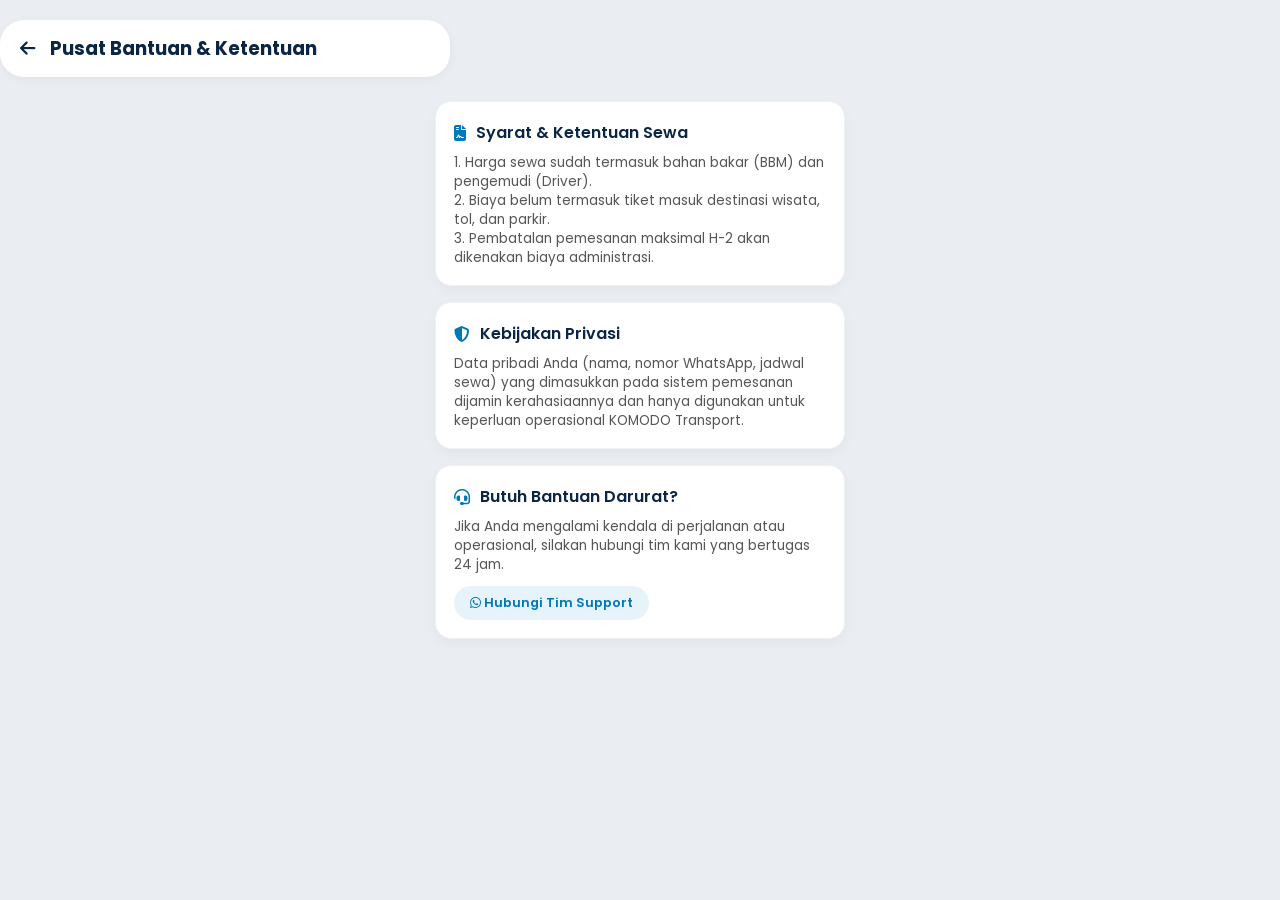
<file: bantuan.html>
<!DOCTYPE html>
<html lang="id">
<head>
    <meta charset="UTF-8">
    <meta name="viewport" content="width=device-width, initial-scale=1.0">
    <title>Pusat Bantuan - KOMODO Transport</title>
    <link rel="stylesheet" href="style.css">
    <link href="https://fonts.googleapis.com/css2?family=Poppins:wght@300;400;500;600;700&display=swap" rel="stylesheet">
    <link rel="stylesheet" href="https://cdnjs.cloudflare.com/ajax/libs/font-awesome/6.4.0/css/all.min.css">

    <style>
        /* Gaya Tampilan Pusat Bantuan (App-Like Style) */
        .back-header {
            display: flex;
            align-items: center;
            gap: 15px;
            padding: 15px 20px;
            background: #fff;
            position: sticky;
            top: 0;
            z-index: 900;
            box-shadow: 0 2px 10px rgba(0,0,0,0.05);
        }

        .back-header a {
            font-size: 1.1rem;
            color: #0b2545;
        }

        .back-header h1 {
            font-size: 1.15rem;
            font-weight: 700;
            color: #0b2545;
        }

        .page-container {
            max-width: 600px;
            margin: 0 auto;
            padding: 24px 20px;
            display: flex;
            flex-direction: column;
            gap: 16px;
        }

        .help-card {
            background: #ffffff;
            border-radius: 16px;
            padding: 18px;
            box-shadow: 0 4px 12px rgba(0,0,0,0.04);
            border: 1px solid #edf2f7;
        }

        .help-card h3 {
            font-size: 1rem;
            font-weight: 600;
            color: #0b2545;
            display: flex;
            align-items: center;
            gap: 10px;
            margin-bottom: 8px;
        }

        .help-card h3 i {
            color: #0077b6;
        }

        .help-card p {
            font-size: 0.85rem;
            color: #555;
            line-height: 1.4;
        }

        .help-contact-btn {
            display: inline-block;
            margin-top: 12px;
            background-color: #e6f3fa;
            color: #0077b6;
            padding: 8px 16px;
            border-radius: 20px;
            font-size: 0.8rem;
            font-weight: 600;
        }

        @media (min-width: 768px) {
            .back-header, .page-container {
                max-width: 450px !important;
                border-radius: 24px;
            }
            .back-header {
                margin-top: 20px;
            }
        }
    </style>
</head>
<body>

    <header class="back-header">
        <a href="index.html"><i class="fa-solid fa-arrow-left"></i></a>
        <h1>Pusat Bantuan & Ketentuan</h1>
    </header>

    <main class="page-container">
        
        <div class="help-card">
            <h3><i class="fa-solid fa-file-contract"></i> Syarat & Ketentuan Sewa</h3>
            <p>1. Harga sewa sudah termasuk bahan bakar (BBM) dan pengemudi (Driver).</p>
            <p>2. Biaya belum termasuk tiket masuk destinasi wisata, tol, dan parkir.</p>
            <p>3. Pembatalan pemesanan maksimal H-2 akan dikenakan biaya administrasi.</p>
        </div>

        <div class="help-card">
            <h3><i class="fa-solid fa-shield-halved"></i> Kebijakan Privasi</h3>
            <p>Data pribadi Anda (nama, nomor WhatsApp, jadwal sewa) yang dimasukkan pada sistem pemesanan dijamin kerahasiaannya dan hanya digunakan untuk keperluan operasional KOMODO Transport.</p>
        </div>

        <div class="help-card">
            <h3><i class="fa-solid fa-headset"></i> Butuh Bantuan Darurat?</h3>
            <p>Jika Anda mengalami kendala di perjalanan atau operasional, silakan hubungi tim kami yang bertugas 24 jam.</p>
            <a href="https://wa.me/6281234567890" target="_blank" class="help-contact-btn"><i class="fa-brands fa-whatsapp"></i> Hubungi Tim Support</a>
        </div>

    </main>

</body>
</html>
</file>
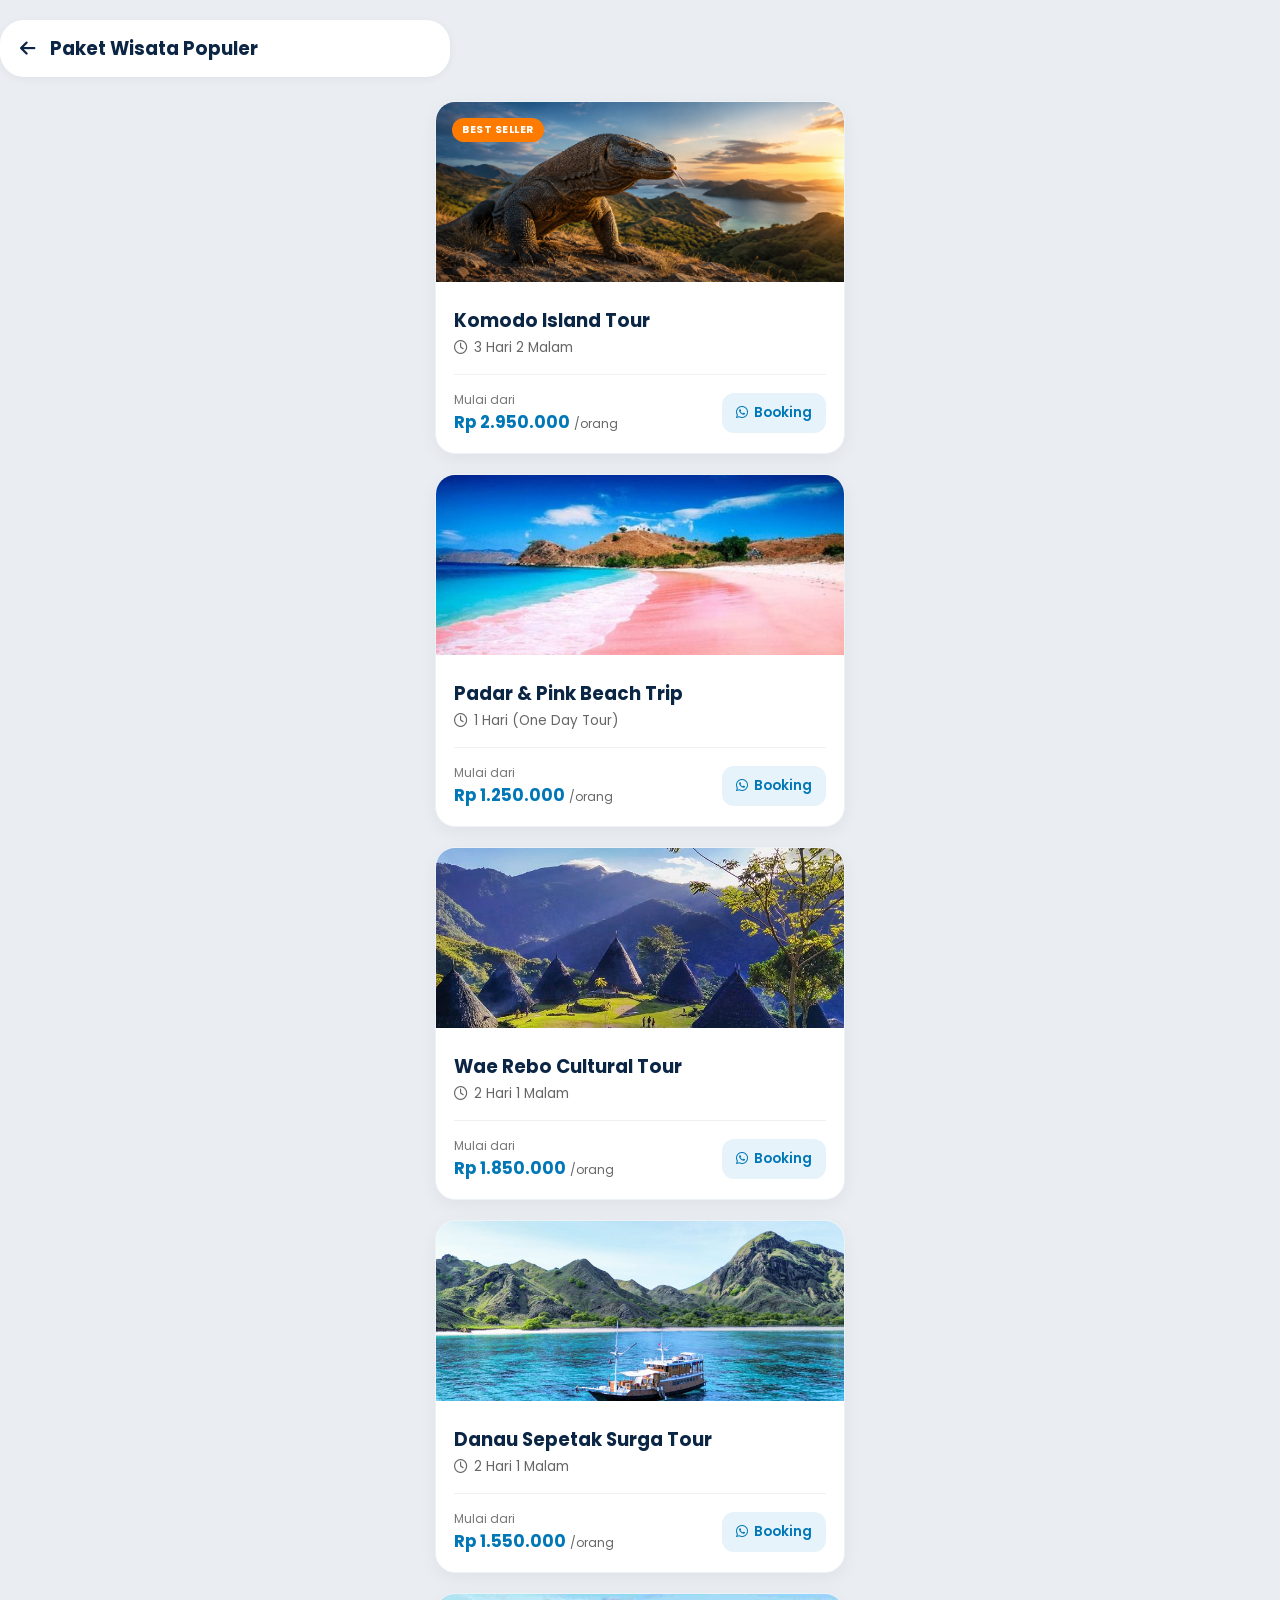
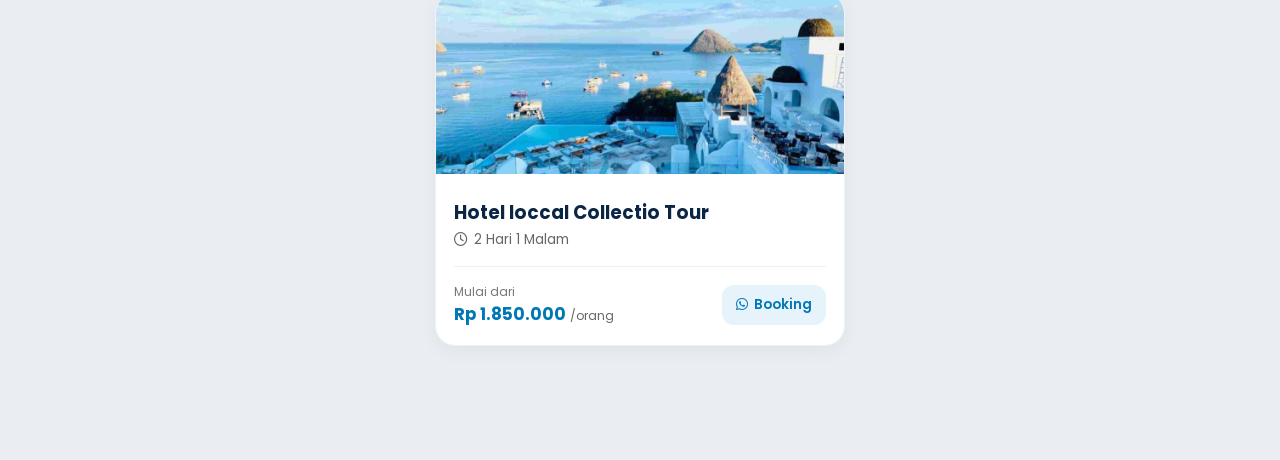
<file: semua-paket.html>
<!DOCTYPE html>
<html lang="id">
<head>
    <meta charset="UTF-8">
    <meta name="viewport" content="width=device-width, initial-scale=1.0">
    <title>Paket Wisata Populer - KOMODO Transport</title>
    <link rel="stylesheet" href="style.css">
    <link href="https://fonts.googleapis.com/css2?family=Poppins:wght@300;400;500;600;700&display=swap" rel="stylesheet">
    <link rel="stylesheet" href="https://cdnjs.cloudflare.com/ajax/libs/font-awesome/6.4.0/css/all.min.css">

    <style>
        /* Gaya khusus untuk halaman Paket Wisata */
        .back-header {
            display: flex;
            align-items: center;
            gap: 15px;
            padding: 15px 20px;
            background: #fff;
            position: sticky;
            top: 0;
            z-index: 900;
            box-shadow: 0 2px 10px rgba(0,0,0,0.05);
        }

        .back-header a {
            font-size: 1.1rem;
            color: #0b2545;
        }

        .back-header h1 {
            font-size: 1.15rem;
            font-weight: 700;
            color: #0b2545;
        }

        .page-container {
            max-width: 600px;
            margin: 0 auto;
            padding: 24px 20px;
            display: flex;
            flex-direction: column;
            gap: 20px;
        }

        .package-card {
            position: relative;
            background: #ffffff;
            border-radius: 20px;
            overflow: hidden;
            box-shadow: 0 5px 18px rgba(0,0,0,0.05);
            border: 1px solid #edf2f7;
        }

        .badge-bestseller {
            position: absolute;
            top: 16px;
            left: 16px;
            background: #ff7b00;
            color: #fff;
            font-size: 0.65rem;
            font-weight: 700;
            padding: 4px 10px;
            border-radius: 30px;
            z-index: 10;
            letter-spacing: 0.5px;
        }

        .package-card > img {
            width: 100%;
            height: 180px;
            object-fit: cover;
        }

        .package-body {
            padding: 18px;
        }

        .package-body h3 {
            font-size: 1.15rem;
            font-weight: 700;
            color: #0b2545;
            margin-bottom: 4px;
        }

        .duration {
            font-size: 0.85rem;
            color: #666;
            display: flex;
            align-items: center;
            gap: 6px;
        }

        .package-footer {
            display: flex;
            justify-content: space-between;
            align-items: center;
            margin-top: 16px;
            padding-top: 16px;
            border-top: 1px solid #f0f0f0;
        }

        .label-mulai {
            font-size: 0.75rem;
            color: #777;
            display: block;
        }

        .price-value {
            font-size: 1.05rem;
            font-weight: 700;
            color: #0077b6;
        }

        .price-value span {
            font-size: 0.75rem;
            font-weight: 400;
            color: #666;
        }

        .btn-booking-card {
            background-color: #e6f3fa;
            color: #0077b6;
            padding: 10px 14px;
            border-radius: 12px;
            font-size: 0.85rem;
            font-weight: 600;
            display: flex;
            align-items: center;
            gap: 6px;
        }

        @media (min-width: 768px) {
            .back-header, .page-container {
                max-width: 450px !important;
                border-radius: 24px;
            }
            .back-header {
                margin-top: 20px;
            }
        }
    </style>
</head>
<body>

    <header class="back-header">
        <a href="index.html"><i class="fa-solid fa-arrow-left"></i></a>
        <h1>Paket Wisata Populer</h1>
    </header>

    <main class="page-container">
        
        <div class="package-card">
            <div class="badge-bestseller">BEST SELLER</div>
            <img src="images/Komodo-island.jpg" alt="Komodo Island Tour">
            <div class="package-body">
                <h3>Komodo Island Tour</h3>
                <p class="duration"><i class="fa-regular fa-clock"></i> 3 Hari 2 Malam</p>
                <div class="package-footer">
                    <div class="price-box">
                        <span class="label-mulai">Mulai dari</span>
                        <div class="price-value">Rp 2.950.000 <span>/orang</span></div>
                    </div>
                    <a href="https://api.whatsapp.com/send?phone=6281234567890&text=Halo%20KOMODO%20Transport,%20saya%20tertarik%20dengan%20Paket%20Komodo%20Island%20Tour" target="_blank" class="btn-booking-card"><i class="fa-brands fa-whatsapp"></i> Booking</a>
                </div>
            </div>
        </div>

        <div class="package-card">
            <img src="images/padar-island.jpg" alt="Padar & Pink Beach Trip">
            <div class="package-body">
                <h3>Padar & Pink Beach Trip</h3>
                <p class="duration"><i class="fa-regular fa-clock"></i> 1 Hari (One Day Tour)</p>
                <div class="package-footer">
                    <div class="price-box">
                        <span class="label-mulai">Mulai dari</span>
                        <div class="price-value">Rp 1.250.000 <span>/orang</span></div>
                    </div>
                    <a href="https://api.whatsapp.com/send?phone=6281234567890&text=Halo%20KOMODO%20Transport,%20saya%20tertarik%20dengan%20Paket%20Padar%20&%20Pink%20Beach%20Trip" target="_blank" class="btn-booking-card"><i class="fa-brands fa-whatsapp"></i> Booking</a>
                </div>
            </div>
        </div>

        <div class="package-card">
            <img src="images/wakatobi.jpg" alt="Wae Rebo Cultural Tour">
            <div class="package-body">
                <h3>Wae Rebo Cultural Tour</h3>
                <p class="duration"><i class="fa-regular fa-clock"></i> 2 Hari 1 Malam</p>
                <div class="package-footer">
                    <div class="price-box">
                        <span class="label-mulai">Mulai dari</span>
                        <div class="price-value">Rp 1.850.000 <span>/orang</span></div>
                    </div>
                    <a href="https://api.whatsapp.com/send?phone=6281234567890&text=Halo%20KOMODO%20Transport,%20saya%20tertarik%20dengan%20Paket%20Wae%20Rebo%20Cultural%20Tour" target="_blank" class="btn-booking-card"><i class="fa-brands fa-whatsapp"></i> Booking</a>
                </div>
            </div>
        </div>

        <div class="package-card">
            <img src="images/kapal-pesiar.jpg" alt="Wae Rebo Cultural Tour">
            <div class="package-body">
                <h3>Danau Sepetak Surga Tour</h3>
                <p class="duration"><i class="fa-regular fa-clock"></i> 2 Hari 1 Malam</p>
                <div class="package-footer">
                    <div class="price-box">
                        <span class="label-mulai">Mulai dari</span>
                        <div class="price-value">Rp 1.550.000 <span>/orang</span></div>
                    </div>
                    <a href="https://api.whatsapp.com/send?phone=6281234567890&text=Halo%20KOMODO%20Transport,%20saya%20tertarik%20dengan%20Paket%20Wae%20Rebo%20Cultural%20Tour" target="_blank" class="btn-booking-card"><i class="fa-brands fa-whatsapp"></i> Booking</a>
                </div>
            </div>
        </div>
        
<div class="package-card">
            <img src="images/penginapan.jpg" alt="Wae Rebo Cultural Tour">
            <div class="package-body">
                <h3>Hotel loccal Collectio Tour</h3>
                <p class="duration"><i class="fa-regular fa-clock"></i> 2 Hari 1 Malam</p>
                <div class="package-footer">
                    <div class="price-box">
                        <span class="label-mulai">Mulai dari</span>
                        <div class="price-value">Rp 1.850.000 <span>/orang</span></div>
                    </div>
                    <a href="https://api.whatsapp.com/send?phone=6281234567890&text=Halo%20KOMODO%20Transport,%20saya%20tertarik%20dengan%20Paket%20Wae%20Rebo%20Cultural%20Tour" target="_blank" class="btn-booking-card"><i class="fa-brands fa-whatsapp"></i> Booking</a>
                </div>
            </div>
        </div>
        
    </main>

</body>
</html>
</file>
<file: style.css>
/* RESET & PENGATURAN DASAR */
* {
    margin: 0;
    padding: 0;
    box-sizing: border-box;
    font-family: 'Poppins', sans-serif;
}

body {
    background-color: #f4f6f9;
    color: #333;
    overflow-x: hidden;
    padding-bottom: 90px; /* Ruang untuk sticky button di bawah */
}

a {
    text-decoration: none;
    color: inherit;
}

/* HEADER (Sederhana & Bersih) */
.site-header {
    background-color: #ffffff;
    box-shadow: 0 2px 10px rgba(0,0,0,0.05);
    position: sticky;
    top: 0;
    z-index: 900;
}

.header-container {
    display: flex;
    justify-content: space-between;
    align-items: center;
    max-width: 600px; /* Dibatasi agar menyerupai lebar layar aplikasi mobile */
    margin: 0 auto;
    padding: 15px 20px;
}

.logo-wrapper {
    display: flex;
    align-items: center;
    gap: 10px;
}

.logo-img {
    width: 38px;
    height: 38px;
    border-radius: 50%;
    object-fit: cover;
}

.logo-text {
    font-weight: 700;
    font-size: 1.2rem;
    color: #0b2545;
}

.logo-text span {
    color: #0077b6;
}

/* Tombol Hamburger */
.menu-btn {
    background: none;
    border: none;
    display: flex;
    flex-direction: column;
    gap: 6px;
    cursor: pointer;
    padding: 5px;
}

.menu-btn span {
    display: block;
    width: 28px;
    height: 3px;
    background-color: #0b2545;
    border-radius: 2px;
    transition: 0.3s;
}

/* MENU SIDEBAR (Glassmorphism) */
.menu-wrapper {
    position: fixed;
    top: 0;
    left: -100%;
    width: 100vw;
    height: 100vh;
    background: rgba(0, 0, 0, 0.4);
    backdrop-filter: blur(5px);
    z-index: 9999;
    transition: left 0.4s ease;
}

.menu-wrapper.active {
    left: 0;
}

.menu-sidebar {
    width: 80%;
    max-width: 360px;
    height: 100%;
    background: #ffffff;
    box-shadow: 4px 0 25px rgba(0,0,0,0.15);
    display: flex;
    flex-direction: column;
    padding: 20px;
    overflow-y: auto;
}

.sidebar-header {
    display: flex;
    justify-content: space-between;
    align-items: center;
    margin-bottom: 30px;
    padding-bottom: 15px;
    border-bottom: 1px solid #eee;
}

.close-btn {
    background: none;
    border: none;
    font-size: 1.5rem;
    cursor: pointer;
    color: #555;
}

.sidebar-nav {
    display: flex;
    flex-direction: column;
    gap: 10px;
    flex-grow: 1;
}

.nav-item {
    display: flex;
    align-items: center;
    gap: 15px;
    padding: 12px 15px;
    border-radius: 10px;
    font-weight: 500;
    color: #222;
    transition: background-color 0.2s;
}

.nav-item i {
    font-size: 1.1rem;
    color: #0077b6;
    width: 24px;
}

.nav-item:hover {
    background-color: #f0f7fc;
}

.sidebar-footer {
    border-top: 1px solid #eee;
    padding-top: 20px;
    margin-top: 20px;
    font-size: 0.9rem;
    color: #444;
}

.footer-contact-title {
    font-weight: 600;
    margin-bottom: 8px;
    color: #0b2545;
}

.sidebar-footer p {
    display: flex;
    align-items: center;
    gap: 10px;
    margin-bottom: 6px;
}

.social-icons {
    display: flex;
    gap: 12px;
    margin-top: 15px;
}

.social-icons a {
    display: flex;
    justify-content: center;
    align-items: center;
    width: 36px;
    height: 36px;
    background-color: #f0f0f0;
    border-radius: 50%;
    color: #333;
    transition: background 0.2s, color 0.2s;
}

.social-icons a:hover {
    background-color: #0077b6;
    color: #fff;
}

/* HERO SECTION */
.hero-section {
    position: relative;
    width: 100%;
    max-width: 600px;
    margin: 0 auto;
    min-height: 580px;
    color: #fff;
    padding: 30px 20px;
    display: flex;
    flex-direction: column;
    justify-content: flex-end;
    border-bottom-left-radius: 24px;
    border-bottom-right-radius: 24px;
    overflow: hidden;
}

.hero-bg {
    position: absolute;
    top: 0;
    left: 0;
    width: 100%;
    height: 100%;
    object-fit: cover;
    z-index: 1;
}

.hero-overlay {
    position: absolute;
    top: 0;
    left: 0;
    width: 100%;
    height: 100%;
    background: linear-gradient(to bottom, transparent 20%, rgba(5, 18, 36, 0.85) 80%);
    z-index: 2;
}

.hero-content {
    position: relative;
    z-index: 3;
    display: flex;
    flex-direction: column;
    gap: 12px;
}

.badge-tour {
    display: inline-block;
    background: rgba(255, 215, 0, 0.2);
    border: 1px solid rgba(255, 215, 0, 0.4);
    padding: 4px 10px;
    border-radius: 20px;
    font-size: 0.75rem;
    font-weight: 600;
    align-self: flex-start;
    color: #ffd700;
}

.hero-content h1 {
    font-size: 2rem;
    font-weight: 800;
    line-height: 1.2;
}

.hero-content p {
    font-size: 0.95rem;
    font-weight: 300;
    color: #e0e0e0;
    line-height: 1.4;
}

.hero-buttons {
    display: flex;
    flex-direction: column;
    gap: 10px;
    margin-top: 10px;
}

.btn-primary, .btn-secondary {
    display: flex;
    justify-content: space-between;
    align-items: center;
    padding: 14px 20px;
    border-radius: 30px;
    font-weight: 600;
    font-size: 0.95rem;
    transition: transform 0.2s;
}

.btn-primary {
    background-color: #0077b6;
    color: #ffffff;
}

.btn-secondary {
    background-color: #ffffff;
    color: #0b2545;
}

.btn-primary:active, .btn-secondary:active {
    transform: scale(0.97);
}

/* APP STATS (Tampilan mirip aplikasi) */
.app-stats {
    display: flex;
    justify-content: space-around;
    background: rgba(255, 255, 255, 0.15);
    backdrop-filter: blur(15px);
    border: 1px solid rgba(255, 255, 255, 0.2);
    border-radius: 16px;
    padding: 15px 10px;
    margin-top: 15px;
}

.stat-item {
    text-align: center;
    color: #ffffff;
}

.stat-item i {
    font-size: 1.1rem;
    margin-bottom: 4px;
    color: #ffd700;
}

.stat-num {
    font-weight: 700;
    font-size: 1rem;
}

.stat-label {
    font-size: 0.75rem;
    color: #ddd;
}

/* MAIN CONTENT CONTAINER */
.main-content {
    max-width: 600px;
    margin: 0 auto;
    padding: 24px 20px;
}

.content-section {
    margin-bottom: 30px;
}

.section-header {
    display: flex;
    justify-content: space-between;
    align-items: center;
    margin-bottom: 16px;
}

.section-header h2 {
    font-size: 0.9rem;
    font-weight: 700;
    color: #0b2545;
    letter-spacing: 0.5px;
}

.see-all {
    font-size: 0.85rem;
    font-weight: 500;
    color: #0077b6;
    display: flex;
    align-items: center;
    gap: 4px;
}

/* Slider Card (Armada) */
.card-slider {
    display: flex;
    gap: 16px;
    overflow-x: auto;
    padding-bottom: 8px;
}

/* Scrollbar tersembunyi agar terlihat seperti App */
.card-slider::-webkit-scrollbar {
    display: none;
}

.vehicle-card {
    flex: 0 0 180px;
    background: #ffffff;
    border-radius: 16px;
    overflow: hidden;
    box-shadow: 0 4px 12px rgba(0,0,0,0.04);
    border: 1px solid #edf2f7;
}

.vehicle-card img {
    width: 100%;
    height: 110px;
    object-fit: cover;
}

.card-details {
    padding: 12px;
}

.card-details h3 {
    font-size: 0.95rem;
    font-weight: 600;
    color: #0b2545;
}

.card-details .price {
    font-size: 0.8rem;
    color: #555;
    margin-top: 4px;
}

/* Package Card */
.package-card {
    position: relative;
    background: #ffffff;
    border-radius: 20px;
    overflow: hidden;
    box-shadow: 0 5px 18px rgba(0,0,0,0.05);
    border: 1px solid #edf2f7;
}

.badge-bestseller {
    position: absolute;
    top: 16px;
    left: 16px;
    background: #ff7b00;
    color: #fff;
    font-size: 0.65rem;
    font-weight: 700;
    padding: 4px 10px;
    border-radius: 30px;
    z-index: 10;
    letter-spacing: 0.5px;
}

.package-card > img {
    width: 100%;
    height: 180px;
    object-fit: cover;
}

.package-body {
    padding: 18px;
}

.package-body h3 {
    font-size: 0.95rem;
    font-weight: 700;
    color: #0b2545;
    margin-bottom: 4px;
}

.duration {
    font-size: 0.85rem;
    color: #666;
    display: flex;
    align-items: center;
    gap: 6px;
}

.package-footer {
    display: flex;
    justify-content: space-between;
    align-items: center;
    margin-top: 16px;
    padding-top: 16px;
    border-top: 1px solid #f0f0f0;
}

.label-mulai {
    font-size: 0.75rem;
    color: #777;
    display: block;
}

.price-value {
    font-size: 1.05rem;
    font-weight: 700;
    color: #0077b6;
}

.price-value span {
    font-size: 0.75rem;
    font-weight: 400;
    color: #666;
}

.btn-booking-card {
    background-color: #e6f3fa;
    color: #0077b6;
    padding: 10px 14px;
    border-radius: 12px;
    font-size: 0.85rem;
    font-weight: 600;
    display: flex;
    align-items: center;
    gap: 6px;
}

/* FLOATING WHATSAPP BUTTON */
.floating-wa {
    position: fixed;
    bottom: 95px;
    right: 25px;
    width: 55px;
    height: 55px;
    background-color: #25d366;
    border-radius: 50%;
    display: flex;
    justify-content: center;
    align-items: center;
    color: #fff;
    font-size: 1.8rem;
    box-shadow: 0 4px 12px rgba(37, 211, 102, 0.4);
    z-index: 800;
    transition: transform 0.2s;
}

.floating-wa:active {
    transform: scale(0.9);
}

/* STICKY BOTTOM BOOKING BUTTON */
.sticky-booking {
    position: fixed;
    bottom: 0;
    left: 0;
    width: 100%;
    background: #ffffff;
    box-shadow: 0 -4px 15px rgba(0,0,0,0.08);
    padding: 12px 20px;
    z-index: 850;
}

.sticky-btn {
    display: flex;
    align-items: center;
    justify-content: space-between;
    max-width: 600px;
    margin: 0 auto;
    background-color: #0077b6;
    color: #ffffff;
    padding: 12px 16px;
    border-radius: 16px;
}

.sticky-icon {
    background: rgba(255,255,255,0.2);
    width: 42px;
    height: 42px;
    border-radius: 12px;
    display: flex;
    justify-content: center;
    align-items: center;
    font-size: 1.2rem;
}

.sticky-text {
    display: flex;
    flex-direction: column;
    font-size: 0.95rem;
}

.sticky-text span {
    font-size: 0.75rem;
    color: #e0f3ff;
    margin-top: 2px;
}

.sticky-arrow {
    font-size: 1.1rem;
}

/* RESPONSIVE UNTUK DESKTOP (Tampilan Multi-Fungsi) 
   Teknik ini memastikan saat di laptop/desktop, website akan berada di tengah dengan ukuran khas aplikasi mobile, 
   sehingga estetika dan kerapian aplikasi tetap terjaga, mirip seperti sistem Traveloka.
*/
@media (min-width: 768px) {
    body {
        background-color: #eaeef2;
        /* Wallpaper atau latar belakang desktop bisa ditambahkan di sini */
        display: flex;
        flex-direction: column;
        justify-content: flex-start;
    }
    
    .site-header, .header-container, .hero-section, .main-content, .sticky-btn {
        max-width: 450px !important; /* Batasi lebar agar benar-benar menyerupai bentuk perangkat hp/android */
        border-radius: 24px;
    }
    
    .site-header {
        margin-top: 20px;
        box-shadow: 0 4px 20px rgba(0,0,0,0.1);
    }

    .hero-section {
        min-height: 520px;
    }
    
    .menu-sidebar {
        max-width: 420px;
    }

    .floating-wa {
        right: calc(50% - 200px); /* Menyesuaikan agar tetap berada di sudut kanan mockup mobile */
    }
}
</file>
